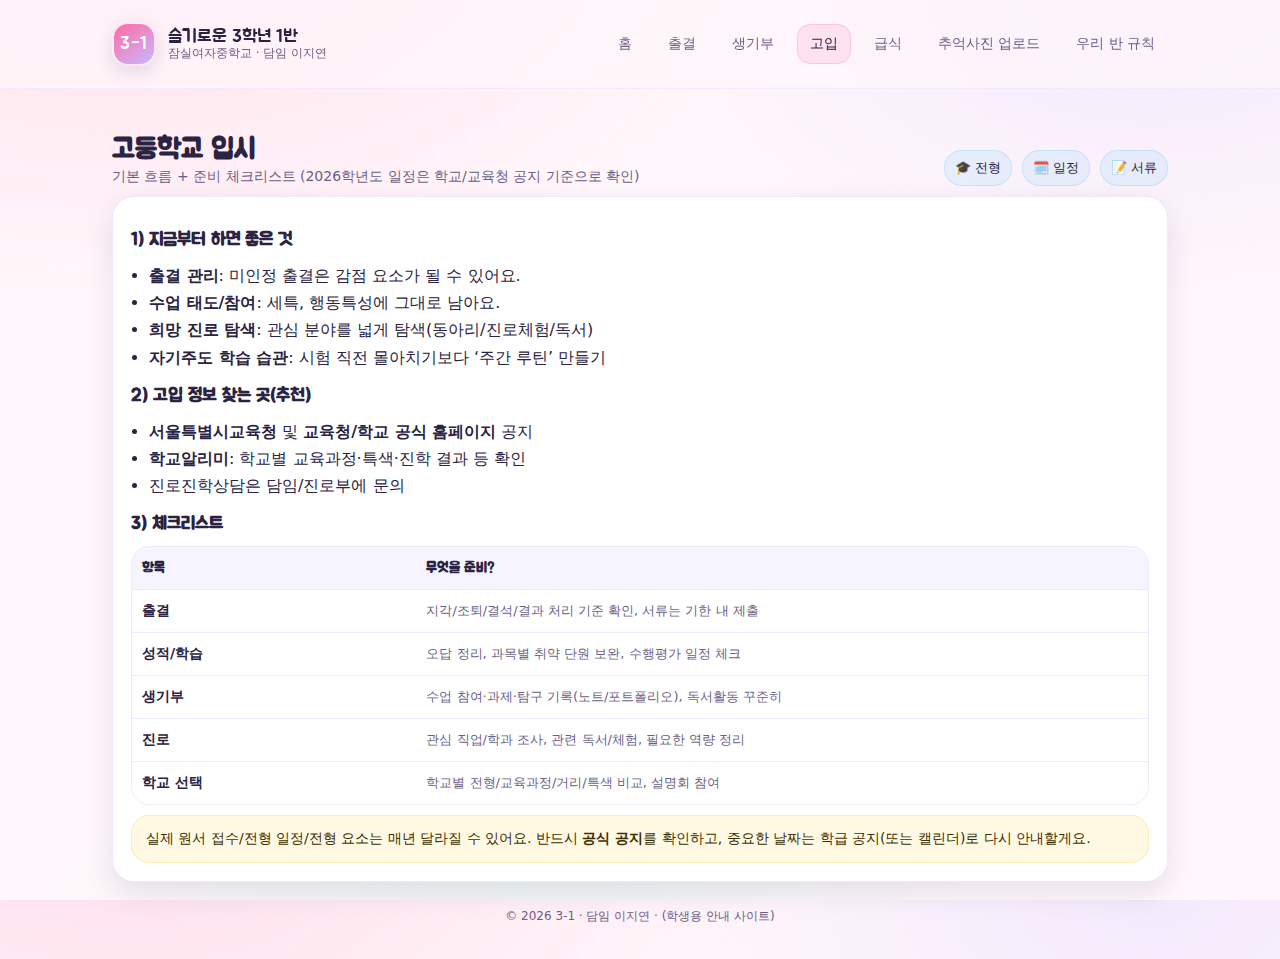
<file: pages/admissions.html>
<!doctype html>
<html lang="ko">
<head>
  <meta charset="utf-8" />
  <meta name="viewport" content="width=device-width, initial-scale=1" />
  <title>고입 | 슬기로운 3-1</title>

  <link rel="preconnect" href="https://fonts.googleapis.com">
  <link rel="preconnect" href="https://fonts.gstatic.com" crossorigin>
  <link href="https://fonts.googleapis.com/css2?family=Jua&family=Poor+Story&display=swap" rel="stylesheet">

  <link rel="stylesheet" href="../assets/css/style.css" />
</head>
<body>
  
<div class="topbar">
  <div class="container topbar-inner">
    <div class="brand">
      <a class="logo" href="../index.html" aria-label="홈"><span>3-1</span></a>
      <div class="brand-title">
        <div class="t1">슬기로운 3학년 1반</div>
        <div class="t2">잠실여자중학교 · 담임 이지연</div>
      </div>
    </div>

    <nav class="nav" aria-label="메뉴">
      <a data-nav href="../index.html">홈</a>
      <a data-nav href="../pages/attendance.html">출결</a>
      <a data-nav href="../pages/record.html">생기부</a>
      <a data-nav href="../pages/admissions.html">고입</a>
      <a data-nav href="../pages/meals.html">급식</a>
      <a data-nav href="../pages/upload.html">추억사진 업로드</a>
      <a data-nav href="../pages/rules.html">우리 반 규칙</a>
    </nav>

    <button class="hamburger" data-hamburger aria-label="메뉴 열기">
      <span class="dots"><i></i><i></i><i></i></span>
    </button>
  </div>

  <div class="mobile-nav container" data-mobile-nav>
    <a data-nav href="../index.html">홈</a>
    <a data-nav href="../pages/attendance.html">출결</a>
    <a data-nav href="../pages/record.html">생기부</a>
    <a data-nav href="../pages/admissions.html">고입</a>
    <a data-nav href="../pages/meals.html">급식</a>
    <a data-nav href="../pages/upload.html">추억사진 업로드</a>
    <a data-nav href="../pages/rules.html">우리 반 규칙</a>
  </div>
</div>

  <main class="container">
    
<div class="page-title">
  <div>
    <h2>고등학교 입시</h2>
    <p>기본 흐름 + 준비 체크리스트 (2026학년도 일정은 학교/교육청 공지 기준으로 확인)</p>
  </div>
  <div class="kicker">
    <span class="pill">🎓 전형</span>
    <span class="pill">🗓️ 일정</span>
    <span class="pill">📝 서류</span>
  </div>
</div>

<div class="card">
  <div class="section">
    <h3>1) 지금부터 하면 좋은 것</h3>
    <ul>
      <li><b>출결 관리</b>: 미인정 출결은 감점 요소가 될 수 있어요.</li>
      <li><b>수업 태도/참여</b>: 세특, 행동특성에 그대로 남아요.</li>
      <li><b>희망 진로 탐색</b>: 관심 분야를 넓게 탐색(동아리/진로체험/독서)</li>
      <li><b>자기주도 학습 습관</b>: 시험 직전 몰아치기보다 ‘주간 루틴’ 만들기</li>
    </ul>
  </div>

  <div class="section">
    <h3>2) 고입 정보 찾는 곳(추천)</h3>
    <ul>
      <li><b>서울특별시교육청</b> 및 <b>교육청/학교 공식 홈페이지</b> 공지</li>
      <li><b>학교알리미</b>: 학교별 교육과정·특색·진학 결과 등 확인</li>
      <li>진로진학상담은 담임/진로부에 문의</li>
    </ul>
  </div>

  <div class="section">
    <h3>3) 체크리스트</h3>
    <table class="table" aria-label="고입 체크리스트">
      <thead>
        <tr><th style="width:28%">항목</th><th>무엇을 준비?</th></tr>
      </thead>
      <tbody>
        <tr>
          <td><b>출결</b></td>
          <td class="muted">지각/조퇴/결석/결과 처리 기준 확인, 서류는 기한 내 제출</td>
        </tr>
        <tr>
          <td><b>성적/학습</b></td>
          <td class="muted">오답 정리, 과목별 취약 단원 보완, 수행평가 일정 체크</td>
        </tr>
        <tr>
          <td><b>생기부</b></td>
          <td class="muted">수업 참여·과제·탐구 기록(노트/포트폴리오), 독서활동 꾸준히</td>
        </tr>
        <tr>
          <td><b>진로</b></td>
          <td class="muted">관심 직업/학과 조사, 관련 독서/체험, 필요한 역량 정리</td>
        </tr>
        <tr>
          <td><b>학교 선택</b></td>
          <td class="muted">학교별 전형/교육과정/거리/특색 비교, 설명회 참여</td>
        </tr>
      </tbody>
    </table>
  </div>

  <div class="note">
    실제 원서 접수/전형 일정/전형 요소는 매년 달라질 수 있어요. 반드시 <b>공식 공지</b>를 확인하고,
    중요한 날짜는 학급 공지(또는 캘린더)로 다시 안내할게요.
  </div>
</div>

    <div class="footer">© <span data-year></span> 3-1 · 담임 이지연 · (학생용 안내 사이트)</div>
  </main>

  <script src="../assets/js/common.js"></script>
</body>
</html>
</file>
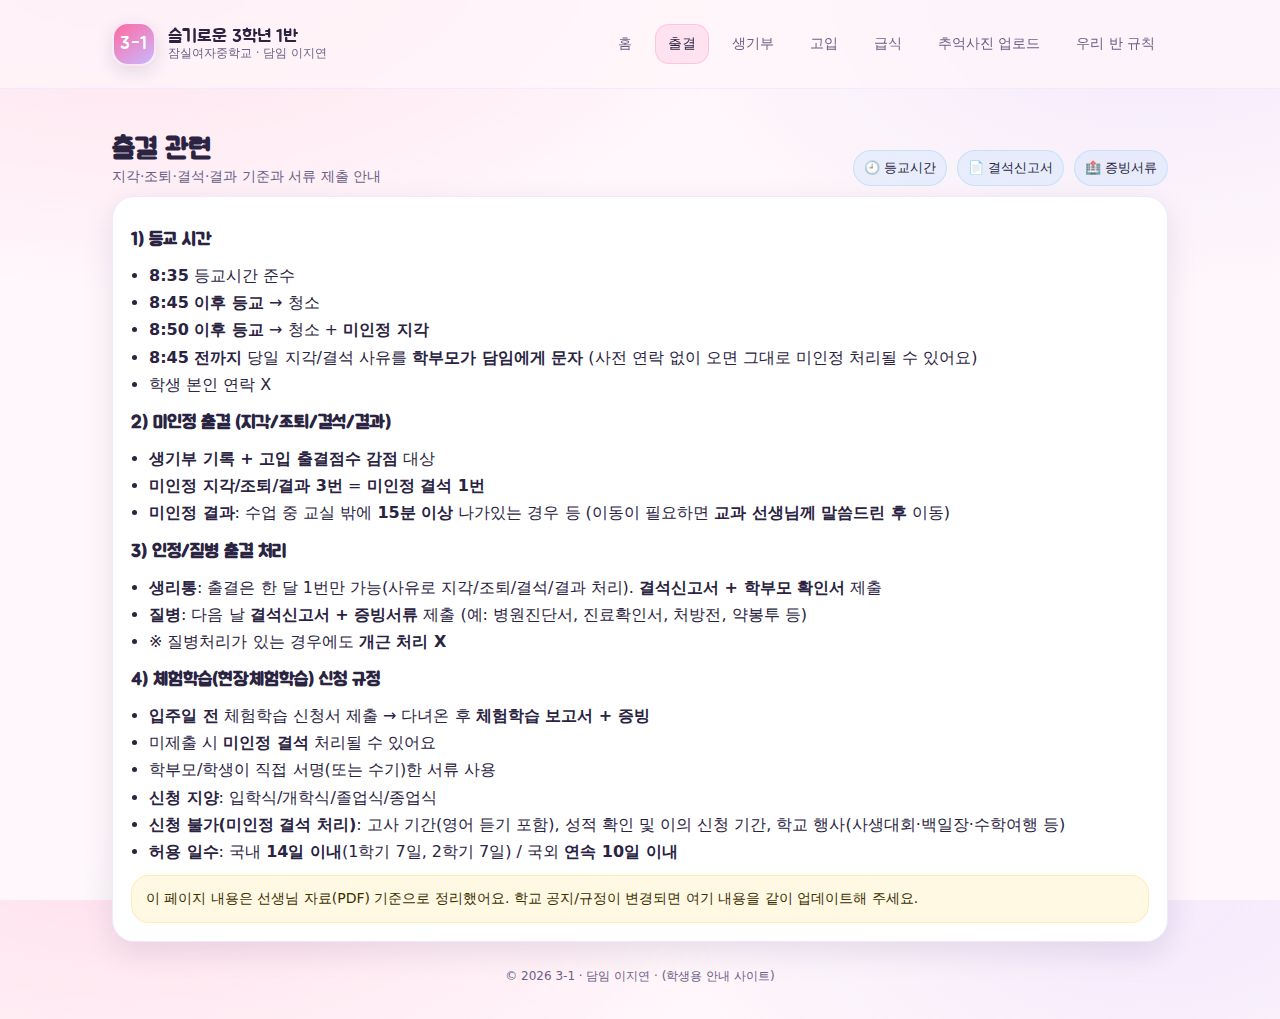
<file: pages/attendance.html>
<!doctype html>
<html lang="ko">
<head>
  <meta charset="utf-8" />
  <meta name="viewport" content="width=device-width, initial-scale=1" />
  <title>출결 | 슬기로운 3-1</title>

  <link rel="preconnect" href="https://fonts.googleapis.com">
  <link rel="preconnect" href="https://fonts.gstatic.com" crossorigin>
  <link href="https://fonts.googleapis.com/css2?family=Jua&family=Poor+Story&display=swap" rel="stylesheet">

  <link rel="stylesheet" href="../assets/css/style.css" />
</head>
<body>
  
<div class="topbar">
  <div class="container topbar-inner">
    <div class="brand">
      <a class="logo" href="../index.html" aria-label="홈"><span>3-1</span></a>
      <div class="brand-title">
        <div class="t1">슬기로운 3학년 1반</div>
        <div class="t2">잠실여자중학교 · 담임 이지연</div>
      </div>
    </div>

    <nav class="nav" aria-label="메뉴">
      <a data-nav href="../index.html">홈</a>
      <a data-nav href="../pages/attendance.html">출결</a>
      <a data-nav href="../pages/record.html">생기부</a>
      <a data-nav href="../pages/admissions.html">고입</a>
      <a data-nav href="../pages/meals.html">급식</a>
      <a data-nav href="../pages/upload.html">추억사진 업로드</a>
      <a data-nav href="../pages/rules.html">우리 반 규칙</a>
    </nav>

    <button class="hamburger" data-hamburger aria-label="메뉴 열기">
      <span class="dots"><i></i><i></i><i></i></span>
    </button>
  </div>

  <div class="mobile-nav container" data-mobile-nav>
    <a data-nav href="../index.html">홈</a>
    <a data-nav href="../pages/attendance.html">출결</a>
    <a data-nav href="../pages/record.html">생기부</a>
    <a data-nav href="../pages/admissions.html">고입</a>
    <a data-nav href="../pages/meals.html">급식</a>
    <a data-nav href="../pages/upload.html">추억사진 업로드</a>
    <a data-nav href="../pages/rules.html">우리 반 규칙</a>
  </div>
</div>

  <main class="container">
    
<div class="page-title">
  <div>
    <h2>출결 관련</h2>
    <p>지각·조퇴·결석·결과 기준과 서류 제출 안내</p>
  </div>
  <div class="kicker">
    <span class="pill">🕘 등교시간</span>
    <span class="pill">📄 결석신고서</span>
    <span class="pill">🏥 증빙서류</span>
  </div>
</div>

<div class="card">
  <div class="section">
    <h3>1) 등교 시간</h3>
    <ul>
      <li><b>8:35</b> 등교시간 준수</li>
      <li><b>8:45 이후 등교</b> → 청소</li>
      <li><b>8:50 이후 등교</b> → 청소 + <b>미인정 지각</b></li>
      <li><b>8:45 전까지</b> 당일 지각/결석 사유를 <b>학부모가 담임에게 문자</b> (사전 연락 없이 오면 그대로 미인정 처리될 수 있어요)</li>
      <li>학생 본인 연락 X</li>
    </ul>
  </div>

  <div class="section">
    <h3>2) 미인정 출결 (지각/조퇴/결석/결과)</h3>
    <ul>
      <li><b>생기부 기록 + 고입 출결점수 감점</b> 대상</li>
      <li><b>미인정 지각/조퇴/결과 3번</b> = <b>미인정 결석 1번</b></li>
      <li><b>미인정 결과</b>: 수업 중 교실 밖에 <b>15분 이상</b> 나가있는 경우 등 (이동이 필요하면 <b>교과 선생님께 말씀드린 후</b> 이동)</li>
    </ul>
  </div>

  <div class="section">
    <h3>3) 인정/질병 출결 처리</h3>
    <ul>
      <li><b>생리통</b>: 출결은 한 달 1번만 가능(사유로 지각/조퇴/결석/결과 처리). <b>결석신고서 + 학부모 확인서</b> 제출</li>
      <li><b>질병</b>: 다음 날 <b>결석신고서 + 증빙서류</b> 제출 (예: 병원진단서, 진료확인서, 처방전, 약봉투 등)</li>
      <li>※ 질병처리가 있는 경우에도 <b>개근 처리 X</b></li>
    </ul>
  </div>

  <div class="section">
    <h3>4) 체험학습(현장체험학습) 신청 규정</h3>
    <ul>
      <li><b>입주일 전</b> 체험학습 신청서 제출 → 다녀온 후 <b>체험학습 보고서 + 증빙</b></li>
      <li>미제출 시 <b>미인정 결석</b> 처리될 수 있어요</li>
      <li>학부모/학생이 직접 서명(또는 수기)한 서류 사용</li>
      <li><b>신청 지양</b>: 입학식/개학식/졸업식/종업식</li>
      <li><b>신청 불가(미인정 결석 처리)</b>: 고사 기간(영어 듣기 포함), 성적 확인 및 이의 신청 기간, 학교 행사(사생대회·백일장·수학여행 등)</li>
      <li><b>허용 일수</b>: 국내 <b>14일 이내</b>(1학기 7일, 2학기 7일) / 국외 <b>연속 10일 이내</b></li>
    </ul>
  </div>

  <div class="note">
    이 페이지 내용은 선생님 자료(PDF) 기준으로 정리했어요. 학교 공지/규정이 변경되면 여기 내용을 같이 업데이트해 주세요.
  </div>
</div>

    <div class="footer">© <span data-year></span> 3-1 · 담임 이지연 · (학생용 안내 사이트)</div>
  </main>

  <script src="../assets/js/common.js"></script>
</body>
</html>
</file>
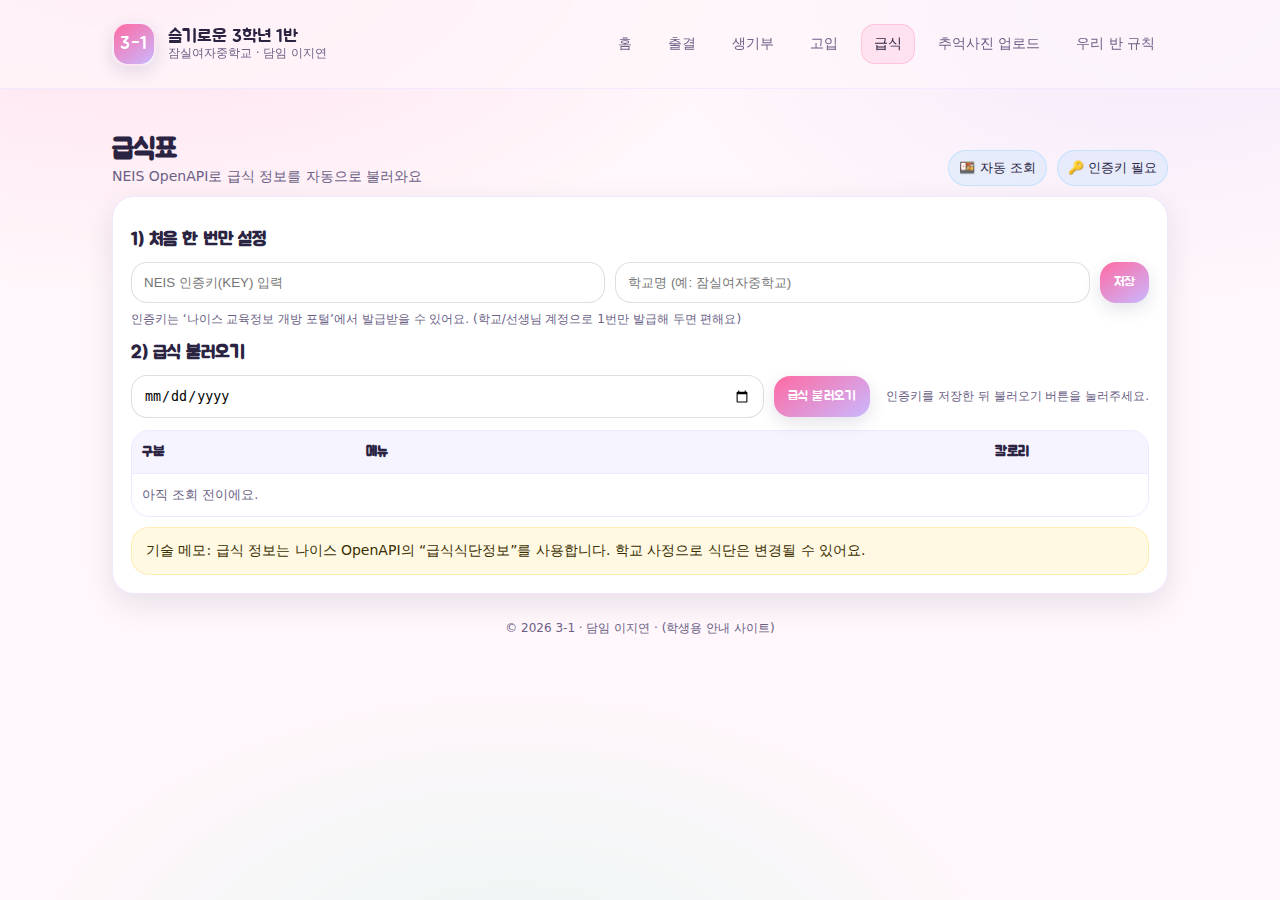
<file: pages/meals.html>
<!doctype html>
<html lang="ko">
<head>
  <meta charset="utf-8" />
  <meta name="viewport" content="width=device-width, initial-scale=1" />
  <title>급식 | 슬기로운 3-1</title>

  <link rel="preconnect" href="https://fonts.googleapis.com">
  <link rel="preconnect" href="https://fonts.gstatic.com" crossorigin>
  <link href="https://fonts.googleapis.com/css2?family=Jua&family=Poor+Story&display=swap" rel="stylesheet">

  <link rel="stylesheet" href="../assets/css/style.css" />
</head>
<body>
  
<div class="topbar">
  <div class="container topbar-inner">
    <div class="brand">
      <a class="logo" href="../index.html" aria-label="홈"><span>3-1</span></a>
      <div class="brand-title">
        <div class="t1">슬기로운 3학년 1반</div>
        <div class="t2">잠실여자중학교 · 담임 이지연</div>
      </div>
    </div>

    <nav class="nav" aria-label="메뉴">
      <a data-nav href="../index.html">홈</a>
      <a data-nav href="../pages/attendance.html">출결</a>
      <a data-nav href="../pages/record.html">생기부</a>
      <a data-nav href="../pages/admissions.html">고입</a>
      <a data-nav href="../pages/meals.html">급식</a>
      <a data-nav href="../pages/upload.html">추억사진 업로드</a>
      <a data-nav href="../pages/rules.html">우리 반 규칙</a>
    </nav>

    <button class="hamburger" data-hamburger aria-label="메뉴 열기">
      <span class="dots"><i></i><i></i><i></i></span>
    </button>
  </div>

  <div class="mobile-nav container" data-mobile-nav>
    <a data-nav href="../index.html">홈</a>
    <a data-nav href="../pages/attendance.html">출결</a>
    <a data-nav href="../pages/record.html">생기부</a>
    <a data-nav href="../pages/admissions.html">고입</a>
    <a data-nav href="../pages/meals.html">급식</a>
    <a data-nav href="../pages/upload.html">추억사진 업로드</a>
    <a data-nav href="../pages/rules.html">우리 반 규칙</a>
  </div>
</div>

  <main class="container">
    
<div class="page-title">
  <div>
    <h2>급식표</h2>
    <p>NEIS OpenAPI로 급식 정보를 자동으로 불러와요</p>
  </div>
  <div class="kicker">
    <span class="pill">🍱 자동 조회</span>
    <span class="pill">🔑 인증키 필요</span>
  </div>
</div>

<div class="card">
  <div class="section">
    <h3>1) 처음 한 번만 설정</h3>
    <div class="form-row">
      <input id="neisKey" class="input" placeholder="NEIS 인증키(KEY) 입력" />
      <input id="schoolName" class="input" placeholder="학교명 (예: 잠실여자중학교)" />
      <button class="button" id="saveKey">저장</button>
    </div>
    <div class="small" style="margin-top:8px">
      인증키는 ‘나이스 교육정보 개방 포털’에서 발급받을 수 있어요. (학교/선생님 계정으로 1번만 발급해 두면 편해요)
    </div>
  </div>

  <div class="section">
    <h3>2) 급식 불러오기</h3>
    <div class="form-row">
      <input id="mealDate" class="input" type="date" />
      <button class="button" id="loadMeals">급식 불러오기</button>
      <div class="small" id="mealStatus" style="margin-left:6px">인증키를 저장한 뒤 불러오기 버튼을 눌러주세요.</div>
    </div>

    <div style="margin-top:12px; overflow:auto">
      <table class="table">
        <thead>
          <tr>
            <th style="width:22%">구분</th>
            <th>메뉴</th>
            <th style="width:16%">칼로리</th>
          </tr>
        </thead>
        <tbody id="mealBody">
          <tr><td colspan="3" class="muted">아직 조회 전이에요.</td></tr>
        </tbody>
      </table>
    </div>
  </div>

  <div class="note">
    기술 메모: 급식 정보는 나이스 OpenAPI의 “급식식단정보”를 사용합니다.
    학교 사정으로 식단은 변경될 수 있어요.
  </div>
</div>

<script src="../assets/js/meals.js"></script>

    <div class="footer">© <span data-year></span> 3-1 · 담임 이지연 · (학생용 안내 사이트)</div>
  </main>

  <script src="../assets/js/common.js"></script>
</body>
</html>
</file>
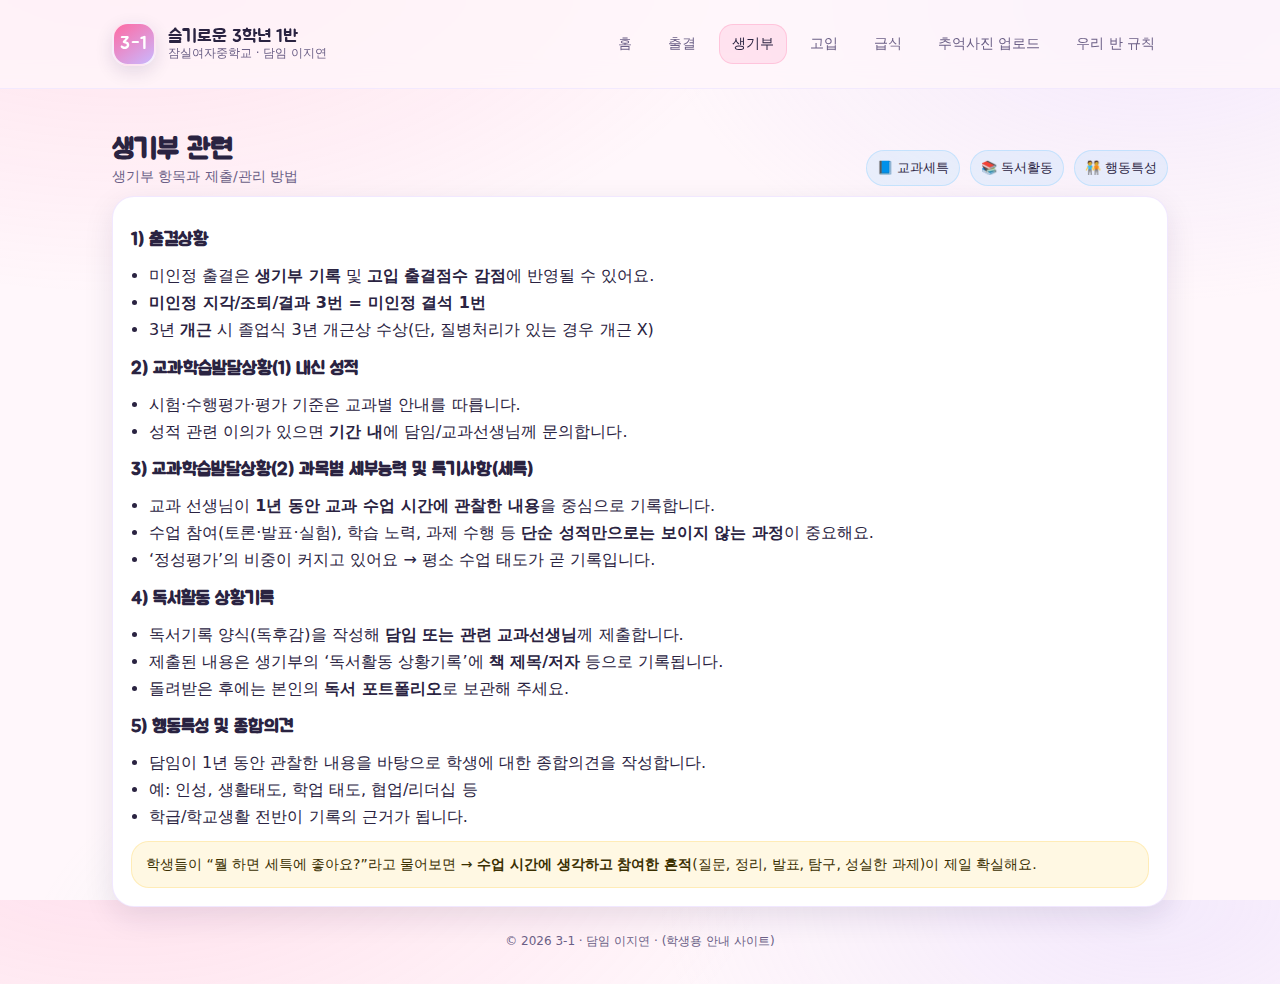
<file: pages/record.html>
<!doctype html>
<html lang="ko">
<head>
  <meta charset="utf-8" />
  <meta name="viewport" content="width=device-width, initial-scale=1" />
  <title>생기부 | 슬기로운 3-1</title>

  <link rel="preconnect" href="https://fonts.googleapis.com">
  <link rel="preconnect" href="https://fonts.gstatic.com" crossorigin>
  <link href="https://fonts.googleapis.com/css2?family=Jua&family=Poor+Story&display=swap" rel="stylesheet">

  <link rel="stylesheet" href="../assets/css/style.css" />
</head>
<body>
  
<div class="topbar">
  <div class="container topbar-inner">
    <div class="brand">
      <a class="logo" href="../index.html" aria-label="홈"><span>3-1</span></a>
      <div class="brand-title">
        <div class="t1">슬기로운 3학년 1반</div>
        <div class="t2">잠실여자중학교 · 담임 이지연</div>
      </div>
    </div>

    <nav class="nav" aria-label="메뉴">
      <a data-nav href="../index.html">홈</a>
      <a data-nav href="../pages/attendance.html">출결</a>
      <a data-nav href="../pages/record.html">생기부</a>
      <a data-nav href="../pages/admissions.html">고입</a>
      <a data-nav href="../pages/meals.html">급식</a>
      <a data-nav href="../pages/upload.html">추억사진 업로드</a>
      <a data-nav href="../pages/rules.html">우리 반 규칙</a>
    </nav>

    <button class="hamburger" data-hamburger aria-label="메뉴 열기">
      <span class="dots"><i></i><i></i><i></i></span>
    </button>
  </div>

  <div class="mobile-nav container" data-mobile-nav>
    <a data-nav href="../index.html">홈</a>
    <a data-nav href="../pages/attendance.html">출결</a>
    <a data-nav href="../pages/record.html">생기부</a>
    <a data-nav href="../pages/admissions.html">고입</a>
    <a data-nav href="../pages/meals.html">급식</a>
    <a data-nav href="../pages/upload.html">추억사진 업로드</a>
    <a data-nav href="../pages/rules.html">우리 반 규칙</a>
  </div>
</div>

  <main class="container">
    
<div class="page-title">
  <div>
    <h2>생기부 관련</h2>
    <p>생기부 항목과 제출/관리 방법</p>
  </div>
  <div class="kicker">
    <span class="pill">📘 교과세특</span>
    <span class="pill">📚 독서활동</span>
    <span class="pill">🧑‍🤝‍🧑 행동특성</span>
  </div>
</div>

<div class="card">
  <div class="section">
    <h3>1) 출결상황</h3>
    <ul>
      <li>미인정 출결은 <b>생기부 기록</b> 및 <b>고입 출결점수 감점</b>에 반영될 수 있어요.</li>
      <li><b>미인정 지각/조퇴/결과 3번 = 미인정 결석 1번</b></li>
      <li>3년 <b>개근</b> 시 졸업식 3년 개근상 수상(단, 질병처리가 있는 경우 개근 X)</li>
    </ul>
  </div>

  <div class="section">
    <h3>2) 교과학습발달상황(1) 내신 성적</h3>
    <ul>
      <li>시험·수행평가·평가 기준은 교과별 안내를 따릅니다.</li>
      <li>성적 관련 이의가 있으면 <b>기간 내</b>에 담임/교과선생님께 문의합니다.</li>
    </ul>
  </div>

  <div class="section">
    <h3>3) 교과학습발달상황(2) 과목별 세부능력 및 특기사항(세특)</h3>
    <ul>
      <li>교과 선생님이 <b>1년 동안 교과 수업 시간에 관찰한 내용</b>을 중심으로 기록합니다.</li>
      <li>수업 참여(토론·발표·실험), 학습 노력, 과제 수행 등 <b>단순 성적만으로는 보이지 않는 과정</b>이 중요해요.</li>
      <li>‘정성평가’의 비중이 커지고 있어요 → 평소 수업 태도가 곧 기록입니다.</li>
    </ul>
  </div>

  <div class="section">
    <h3>4) 독서활동 상황기록</h3>
    <ul>
      <li>독서기록 양식(독후감)을 작성해 <b>담임 또는 관련 교과선생님</b>께 제출합니다.</li>
      <li>제출된 내용은 생기부의 ‘독서활동 상황기록’에 <b>책 제목/저자</b> 등으로 기록됩니다.</li>
      <li>돌려받은 후에는 본인의 <b>독서 포트폴리오</b>로 보관해 주세요.</li>
    </ul>
  </div>

  <div class="section">
    <h3>5) 행동특성 및 종합의견</h3>
    <ul>
      <li>담임이 1년 동안 관찰한 내용을 바탕으로 학생에 대한 종합의견을 작성합니다.</li>
      <li>예: 인성, 생활태도, 학업 태도, 협업/리더십 등</li>
      <li>학급/학교생활 전반이 기록의 근거가 됩니다.</li>
    </ul>
  </div>

  <div class="note">
    학생들이 “뭘 하면 세특에 좋아요?”라고 물어보면 →
    <b>수업 시간에 생각하고 참여한 흔적</b>(질문, 정리, 발표, 탐구, 성실한 과제)이 제일 확실해요.
  </div>
</div>

    <div class="footer">© <span data-year></span> 3-1 · 담임 이지연 · (학생용 안내 사이트)</div>
  </main>

  <script src="../assets/js/common.js"></script>
</body>
</html>
</file>
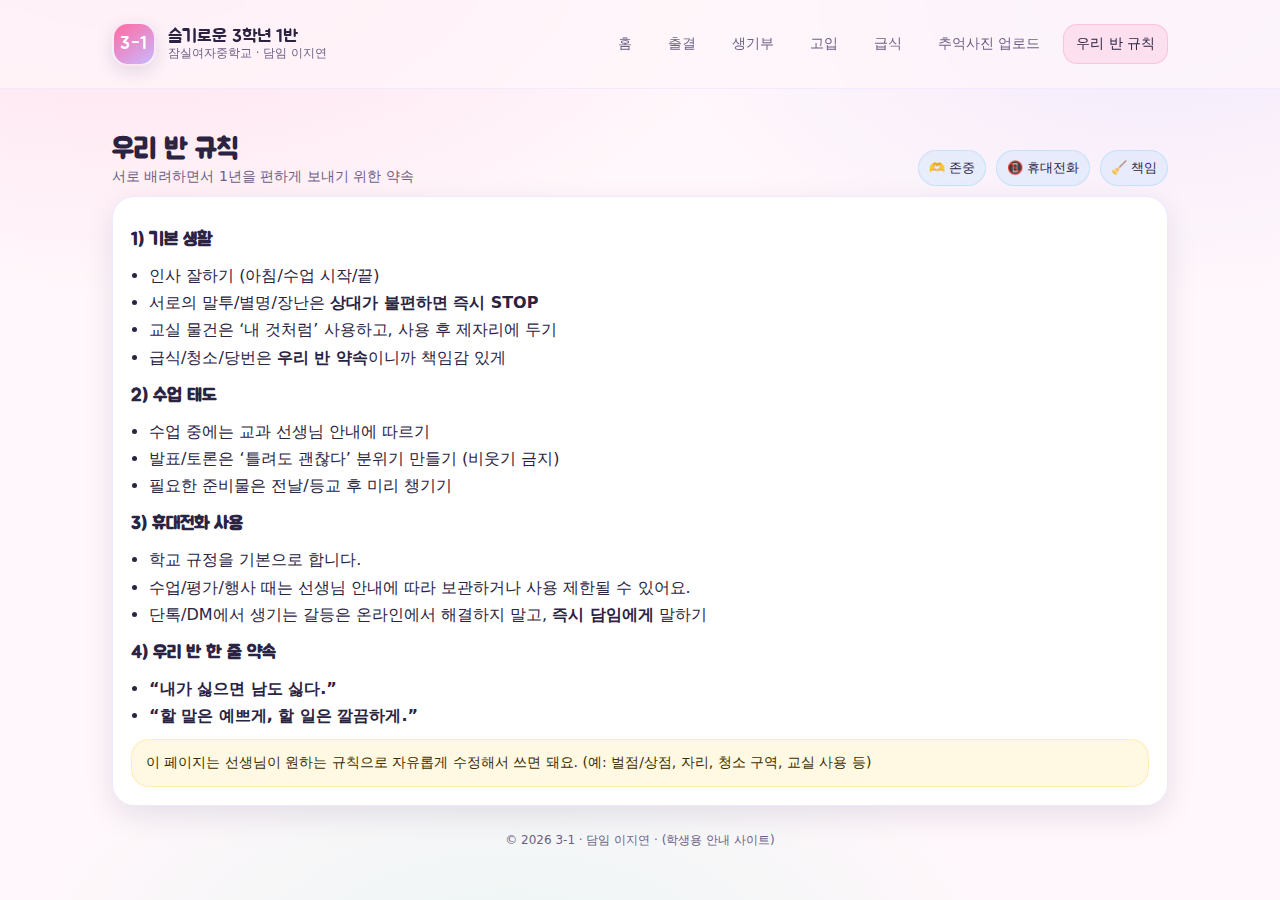
<file: pages/rules.html>
<!doctype html>
<html lang="ko">
<head>
  <meta charset="utf-8" />
  <meta name="viewport" content="width=device-width, initial-scale=1" />
  <title>우리 반 규칙 | 슬기로운 3-1</title>

  <link rel="preconnect" href="https://fonts.googleapis.com">
  <link rel="preconnect" href="https://fonts.gstatic.com" crossorigin>
  <link href="https://fonts.googleapis.com/css2?family=Jua&family=Poor+Story&display=swap" rel="stylesheet">

  <link rel="stylesheet" href="../assets/css/style.css" />
</head>
<body>
  
<div class="topbar">
  <div class="container topbar-inner">
    <div class="brand">
      <a class="logo" href="../index.html" aria-label="홈"><span>3-1</span></a>
      <div class="brand-title">
        <div class="t1">슬기로운 3학년 1반</div>
        <div class="t2">잠실여자중학교 · 담임 이지연</div>
      </div>
    </div>

    <nav class="nav" aria-label="메뉴">
      <a data-nav href="../index.html">홈</a>
      <a data-nav href="../pages/attendance.html">출결</a>
      <a data-nav href="../pages/record.html">생기부</a>
      <a data-nav href="../pages/admissions.html">고입</a>
      <a data-nav href="../pages/meals.html">급식</a>
      <a data-nav href="../pages/upload.html">추억사진 업로드</a>
      <a data-nav href="../pages/rules.html">우리 반 규칙</a>
    </nav>

    <button class="hamburger" data-hamburger aria-label="메뉴 열기">
      <span class="dots"><i></i><i></i><i></i></span>
    </button>
  </div>

  <div class="mobile-nav container" data-mobile-nav>
    <a data-nav href="../index.html">홈</a>
    <a data-nav href="../pages/attendance.html">출결</a>
    <a data-nav href="../pages/record.html">생기부</a>
    <a data-nav href="../pages/admissions.html">고입</a>
    <a data-nav href="../pages/meals.html">급식</a>
    <a data-nav href="../pages/upload.html">추억사진 업로드</a>
    <a data-nav href="../pages/rules.html">우리 반 규칙</a>
  </div>
</div>

  <main class="container">
    
<div class="page-title">
  <div>
    <h2>우리 반 규칙</h2>
    <p>서로 배려하면서 1년을 편하게 보내기 위한 약속</p>
  </div>
  <div class="kicker">
    <span class="pill">🫶 존중</span>
    <span class="pill">📵 휴대전화</span>
    <span class="pill">🧹 책임</span>
  </div>
</div>

<div class="card">
  <div class="section">
    <h3>1) 기본 생활</h3>
    <ul>
      <li>인사 잘하기 (아침/수업 시작/끝)</li>
      <li>서로의 말투/별명/장난은 <b>상대가 불편하면 즉시 STOP</b></li>
      <li>교실 물건은 ‘내 것처럼’ 사용하고, 사용 후 제자리에 두기</li>
      <li>급식/청소/당번은 <b>우리 반 약속</b>이니까 책임감 있게</li>
    </ul>
  </div>

  <div class="section">
    <h3>2) 수업 태도</h3>
    <ul>
      <li>수업 중에는 교과 선생님 안내에 따르기</li>
      <li>발표/토론은 ‘틀려도 괜찮다’ 분위기 만들기 (비웃기 금지)</li>
      <li>필요한 준비물은 전날/등교 후 미리 챙기기</li>
    </ul>
  </div>

  <div class="section">
    <h3>3) 휴대전화 사용</h3>
    <ul>
      <li>학교 규정을 기본으로 합니다.</li>
      <li>수업/평가/행사 때는 선생님 안내에 따라 보관하거나 사용 제한될 수 있어요.</li>
      <li>단톡/DM에서 생기는 갈등은 온라인에서 해결하지 말고, <b>즉시 담임에게</b> 말하기</li>
    </ul>
  </div>

  <div class="section">
    <h3>4) 우리 반 한 줄 약속</h3>
    <ul>
      <li><b>“내가 싫으면 남도 싫다.”</b></li>
      <li><b>“할 말은 예쁘게, 할 일은 깔끔하게.”</b></li>
    </ul>
  </div>

  <div class="note">
    이 페이지는 선생님이 원하는 규칙으로 자유롭게 수정해서 쓰면 돼요.
    (예: 벌점/상점, 자리, 청소 구역, 교실 사용 등)
  </div>
</div>

    <div class="footer">© <span data-year></span> 3-1 · 담임 이지연 · (학생용 안내 사이트)</div>
  </main>

  <script src="../assets/js/common.js"></script>
</body>
</html>
</file>
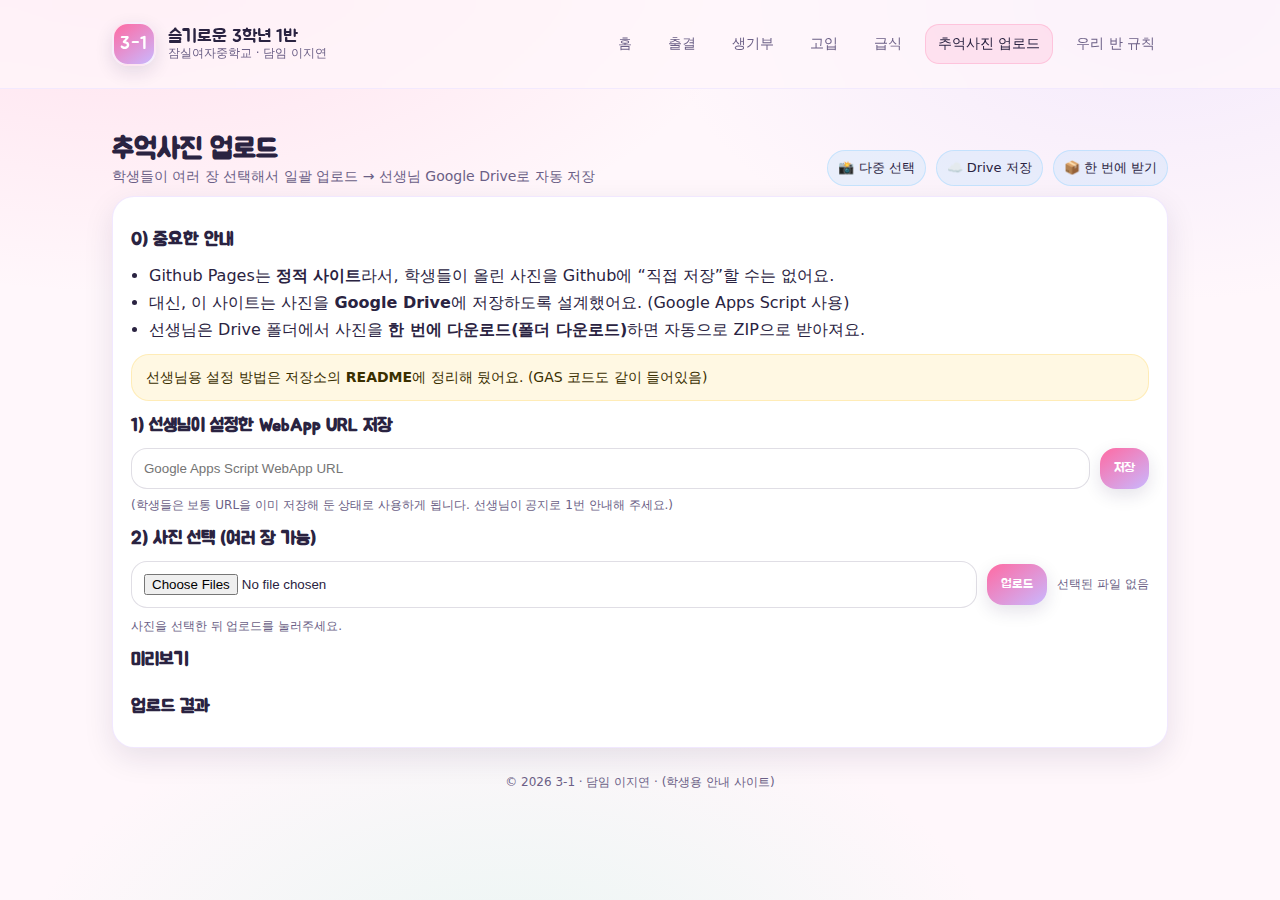
<file: pages/upload.html>
<!doctype html>
<html lang="ko">
<head>
  <meta charset="utf-8" />
  <meta name="viewport" content="width=device-width, initial-scale=1" />
  <title>추억사진 업로드 | 슬기로운 3-1</title>

  <link rel="preconnect" href="https://fonts.googleapis.com">
  <link rel="preconnect" href="https://fonts.gstatic.com" crossorigin>
  <link href="https://fonts.googleapis.com/css2?family=Jua&family=Poor+Story&display=swap" rel="stylesheet">

  <link rel="stylesheet" href="../assets/css/style.css" />
</head>
<body>
  
<div class="topbar">
  <div class="container topbar-inner">
    <div class="brand">
      <a class="logo" href="../index.html" aria-label="홈"><span>3-1</span></a>
      <div class="brand-title">
        <div class="t1">슬기로운 3학년 1반</div>
        <div class="t2">잠실여자중학교 · 담임 이지연</div>
      </div>
    </div>

    <nav class="nav" aria-label="메뉴">
      <a data-nav href="../index.html">홈</a>
      <a data-nav href="../pages/attendance.html">출결</a>
      <a data-nav href="../pages/record.html">생기부</a>
      <a data-nav href="../pages/admissions.html">고입</a>
      <a data-nav href="../pages/meals.html">급식</a>
      <a data-nav href="../pages/upload.html">추억사진 업로드</a>
      <a data-nav href="../pages/rules.html">우리 반 규칙</a>
    </nav>

    <button class="hamburger" data-hamburger aria-label="메뉴 열기">
      <span class="dots"><i></i><i></i><i></i></span>
    </button>
  </div>

  <div class="mobile-nav container" data-mobile-nav>
    <a data-nav href="../index.html">홈</a>
    <a data-nav href="../pages/attendance.html">출결</a>
    <a data-nav href="../pages/record.html">생기부</a>
    <a data-nav href="../pages/admissions.html">고입</a>
    <a data-nav href="../pages/meals.html">급식</a>
    <a data-nav href="../pages/upload.html">추억사진 업로드</a>
    <a data-nav href="../pages/rules.html">우리 반 규칙</a>
  </div>
</div>

  <main class="container">
    
<div class="page-title">
  <div>
    <h2>추억사진 업로드</h2>
    <p>학생들이 여러 장 선택해서 일괄 업로드 → 선생님 Google Drive로 자동 저장</p>
  </div>
  <div class="kicker">
    <span class="pill">📸 다중 선택</span>
    <span class="pill">☁️ Drive 저장</span>
    <span class="pill">📦 한 번에 받기</span>
  </div>
</div>

<div class="card">
  <div class="section">
    <h3>0) 중요한 안내</h3>
    <ul>
      <li>Github Pages는 <b>정적 사이트</b>라서, 학생들이 올린 사진을 Github에 “직접 저장”할 수는 없어요.</li>
      <li>대신, 이 사이트는 사진을 <b>Google Drive</b>에 저장하도록 설계했어요. (Google Apps Script 사용)</li>
      <li>선생님은 Drive 폴더에서 사진을 <b>한 번에 다운로드(폴더 다운로드)</b>하면 자동으로 ZIP으로 받아져요.</li>
    </ul>
    <div class="note">
      선생님용 설정 방법은 저장소의 <b>README</b>에 정리해 뒀어요. (GAS 코드도 같이 들어있음)
    </div>
  </div>

  <div class="section">
    <h3>1) 선생님이 설정한 WebApp URL 저장</h3>
    <div class="form-row">
      <input id="gasUrl" class="input" placeholder="Google Apps Script WebApp URL" />
      <button class="button" id="saveGas">저장</button>
    </div>
    <div class="small" style="margin-top:8px">
      (학생들은 보통 URL을 이미 저장해 둔 상태로 사용하게 됩니다. 선생님이 공지로 1번 안내해 주세요.)
    </div>
  </div>

  <div class="section">
    <h3>2) 사진 선택 (여러 장 가능)</h3>
    <div class="form-row">
      <input id="filePicker" class="input" type="file" accept="image/*" multiple />
      <button class="button" id="uploadBtn">업로드</button>
      <div class="small" id="fileCount">선택된 파일 없음</div>
    </div>

    <div class="small" id="uploadStatus" style="margin-top:10px">사진을 선택한 뒤 업로드를 눌러주세요.</div>

    <div class="section">
      <h3>미리보기</h3>
      <div id="previewGrid" class="gallery"></div>
    </div>

    <div class="section">
      <h3>업로드 결과</h3>
      <div id="uploadResult" class="small"></div>
    </div>
  </div>
</div>

<script src="../assets/js/upload.js"></script>

    <div class="footer">© <span data-year></span> 3-1 · 담임 이지연 · (학생용 안내 사이트)</div>
  </main>

  <script src="../assets/js/common.js"></script>
</body>
</html>
</file>
<file: assets/css/style.css>
:root{
  --bg:#fff7fb;
  --card:#ffffff;
  --ink:#2a2341;
  --muted:#6b5f86;
  --pink:#ff6aa2;
  --pink2:#ff9ac2;
  --lav:#c9b8ff;
  --mint:#9ff2d6;
  --sky:#8fd3ff;
  --butter:#ffe59a;
  --line:#efe6ff;
  --shadow: 0 10px 30px rgba(34, 18, 71, .10);
  --shadow2: 0 6px 18px rgba(34, 18, 71, .12);
  --radius: 22px;
}

*{box-sizing:border-box}
html,body{height:100%}
body{
  margin:0;
  font-family: "Pretendard", "Apple SD Gothic Neo", "Noto Sans KR", system-ui, -apple-system, Segoe UI, Roboto, sans-serif;
  color:var(--ink);
  background:
    radial-gradient(1200px 700px at 10% -10%, rgba(255,106,162,.18), transparent 55%),
    radial-gradient(900px 550px at 90% 0%, rgba(201,184,255,.22), transparent 55%),
    radial-gradient(900px 550px at 40% 110%, rgba(159,242,214,.22), transparent 55%),
    var(--bg);
}

a{color:inherit; text-decoration:none}
.container{max-width:1100px; margin:0 auto; padding:22px}

.topbar{
  position:sticky; top:0; z-index:50;
  backdrop-filter: blur(12px);
  background: rgba(255,247,251,.70);
  border-bottom:1px solid rgba(239,230,255,.8);
}
.topbar-inner{
  display:flex; align-items:center; justify-content:space-between;
  gap:14px;
}
.brand{
  display:flex; align-items:center; gap:12px;
}
.logo{
  width:44px; height:44px; border-radius:16px;
  background: linear-gradient(145deg, var(--pink), var(--lav));
  box-shadow: var(--shadow2);
  display:grid; place-items:center;
  border:2px solid rgba(255,255,255,.8);
}
.logo span{
  font-family: "Jua","Pretendard",sans-serif;
  font-size:18px; color:white; letter-spacing:.5px;
}
.brand-title{line-height:1.05}
.brand-title .t1{
  font-family:"Jua","Pretendard",sans-serif;
  font-size:18px;
}
.brand-title .t2{
  font-size:12px; color:var(--muted);
}

.nav{
  display:flex; align-items:center; gap:10px; flex-wrap:wrap;
}
.nav a{
  padding:10px 12px;
  border-radius:14px;
  font-size:14px;
  color:var(--muted);
  border:1px solid transparent;
}
.nav a:hover{background:rgba(201,184,255,.18); color:var(--ink)}
.nav a.active{
  color:var(--ink);
  background: rgba(255,106,162,.14);
  border-color: rgba(255,106,162,.25);
}

.hamburger{
  display:none;
  border:1px solid rgba(34,18,71,.12);
  background: white;
  border-radius:14px;
  padding:10px 12px;
  box-shadow: var(--shadow2);
  cursor:pointer;
}
.hamburger:active{transform: translateY(1px)}
.hamburger .dots{
  display:flex; gap:4px;
}
.hamburger .dots i{
  width:6px; height:6px; border-radius:999px;
  background: linear-gradient(145deg,var(--pink),var(--lav));
  display:block;
}

.mobile-nav{
  display:none;
  padding: 0 22px 18px;
}
.mobile-nav a{display:block; padding:12px 14px; border-radius:14px; color:var(--muted)}
.mobile-nav a:hover{background:rgba(201,184,255,.18); color:var(--ink)}
.mobile-nav a.active{background:rgba(255,106,162,.14); color:var(--ink)}

.hero{
  display:grid;
  grid-template-columns: 1.25fr .75fr;
  gap:18px;
  align-items:stretch;
  margin-top:22px;
}
.card{
  background: var(--card);
  border:1px solid rgba(239,230,255,.9);
  border-radius: var(--radius);
  box-shadow: var(--shadow);
  padding:18px;
}
.hero-main{
  position:relative;
  overflow:hidden;
}
.hero-main::before{
  content:"";
  position:absolute; inset:-20px;
  background:
    radial-gradient(520px 320px at 10% 10%, rgba(255,106,162,.20), transparent 60%),
    radial-gradient(520px 320px at 80% 20%, rgba(143,211,255,.22), transparent 60%),
    radial-gradient(520px 320px at 30% 90%, rgba(159,242,214,.22), transparent 60%);
  pointer-events:none;
}
.hero-main > *{position:relative}
.badge{
  display:inline-flex; align-items:center; gap:8px;
  padding:8px 12px;
  border-radius:999px;
  background: rgba(255,229,154,.35);
  border:1px solid rgba(255,229,154,.6);
  font-size:13px;
}
.badge b{font-family:"Jua","Pretendard",sans-serif; letter-spacing:.2px}
.h1{
  font-family:"Jua","Pretendard",sans-serif;
  font-size:40px; margin:10px 0 8px;
}
.sub{
  color:var(--muted);
  margin:0 0 14px;
  line-height:1.5;
}
.chips{display:flex; gap:8px; flex-wrap:wrap; margin-top:12px}
.chip{
  font-size:13px; color:var(--ink);
  padding:8px 10px;
  border-radius:999px;
  background: rgba(201,184,255,.18);
  border:1px dashed rgba(201,184,255,.7);
}
.hero-side img{
  width:100%;
  height:100%;
  object-fit:cover;
  border-radius: 18px;
  border:1px solid rgba(239,230,255,.9);
}

.grid{
  display:grid;
  grid-template-columns: repeat(3, 1fr);
  gap:14px;
  margin-top:18px;
}
.tile{
  position:relative;
  overflow:hidden;
  padding:16px;
  border-radius: 22px;
  border: 1px solid rgba(239,230,255,.9);
  background: white;
  box-shadow: var(--shadow);
  transition: transform .12s ease;
}
.tile:hover{transform: translateY(-2px)}
.tile .title{
  font-family:"Jua","Pretendard",sans-serif;
  font-size:18px; margin:4px 0 6px;
}
.tile .desc{
  color:var(--muted);
  font-size:13px; line-height:1.45;
  margin:0;
}
.tile .icon{
  width:44px; height:44px; border-radius:16px;
  display:grid; place-items:center;
  background: rgba(255,106,162,.14);
  border: 1px solid rgba(255,106,162,.25);
  font-size:20px;
}
.tile::after{
  content:"";
  position:absolute; right:-20px; top:-20px;
  width:120px; height:120px; border-radius: 40px;
  background: rgba(201,184,255,.20);
  transform: rotate(18deg);
}

.page-title{
  display:flex; align-items:flex-end; justify-content:space-between; gap:12px;
  margin:22px 0 10px;
}
.page-title h2{
  font-family:"Jua","Pretendard",sans-serif;
  font-size:28px; margin:0;
}
.page-title p{margin:0; color:var(--muted); font-size:14px}

.kicker{
  display:flex; gap:10px; flex-wrap:wrap;
}
.pill{
  padding:8px 10px;
  border-radius: 999px;
  font-size:13px;
  background: rgba(143,211,255,.18);
  border: 1px solid rgba(143,211,255,.4);
}

.section{
  margin-top:14px;
}
.section h3{
  font-family:"Jua","Pretendard",sans-serif;
  font-size:18px;
  margin:0 0 10px;
}
.section ul{
  margin:0; padding-left:18px; color:var(--ink);
  line-height:1.7;
}
.note{
  margin-top:10px;
  padding:12px 14px;
  border-radius: 18px;
  background: rgba(255,229,154,.28);
  border:1px solid rgba(255,229,154,.6);
  color: #3a2f00;
  font-size:14px;
  line-height:1.55;
}

.form-row{display:flex; gap:10px; flex-wrap:wrap; align-items:center}
.input{
  flex:1;
  min-width:220px;
  border-radius: 16px;
  border:1px solid rgba(34,18,71,.14);
  padding:12px 12px;
  background:white;
}
.button{
  border:none;
  border-radius: 16px;
  padding:12px 14px;
  cursor:pointer;
  background: linear-gradient(145deg, var(--pink), var(--lav));
  color:white;
  font-family:"Jua","Pretendard",sans-serif;
  letter-spacing:.2px;
  box-shadow: var(--shadow2);
}
.button.secondary{
  background:white;
  color:var(--ink);
  border:1px solid rgba(34,18,71,.14);
}
.button:active{transform: translateY(1px)}
.small{font-size:12px; color:var(--muted)}

.table{
  width:100%;
  border-collapse:separate;
  border-spacing:0;
  overflow:hidden;
  border-radius: 18px;
  border:1px solid rgba(239,230,255,.9);
}
.table th, .table td{
  padding:12px 10px;
  border-bottom:1px solid rgba(239,230,255,.9);
  font-size:14px;
  vertical-align:top;
}
.table th{
  text-align:left;
  background: rgba(201,184,255,.16);
  font-family:"Jua","Pretendard",sans-serif;
}
.table tr:last-child td{border-bottom:none}
.table .muted{color:var(--muted); font-size:13px}

.gallery{
  display:grid;
  grid-template-columns: repeat(4, 1fr);
  gap:10px;
}
.preview{
  border-radius: 18px;
  border:1px solid rgba(239,230,255,.9);
  background:white;
  overflow:hidden;
  padding:10px;
}
.preview img{
  width:100%; height:130px; object-fit:cover;
  border-radius: 14px;
}
.preview .meta{
  margin-top:8px;
  font-size:12px; color:var(--muted);
  overflow:hidden;
  text-overflow:ellipsis;
  white-space:nowrap;
}

.footer{
  margin:26px 0 12px;
  color:var(--muted);
  font-size:12px;
  text-align:center;
}

@media (max-width: 920px){
  .hero{grid-template-columns: 1fr; }
  .grid{grid-template-columns: repeat(2, 1fr)}
  .gallery{grid-template-columns: repeat(3, 1fr)}
}
@media (max-width: 640px){
  .nav{display:none}
  .hamburger{display:block}
  .grid{grid-template-columns: 1fr}
  .gallery{grid-template-columns: repeat(2, 1fr)}
  .h1{font-size:34px}
}
</file>
